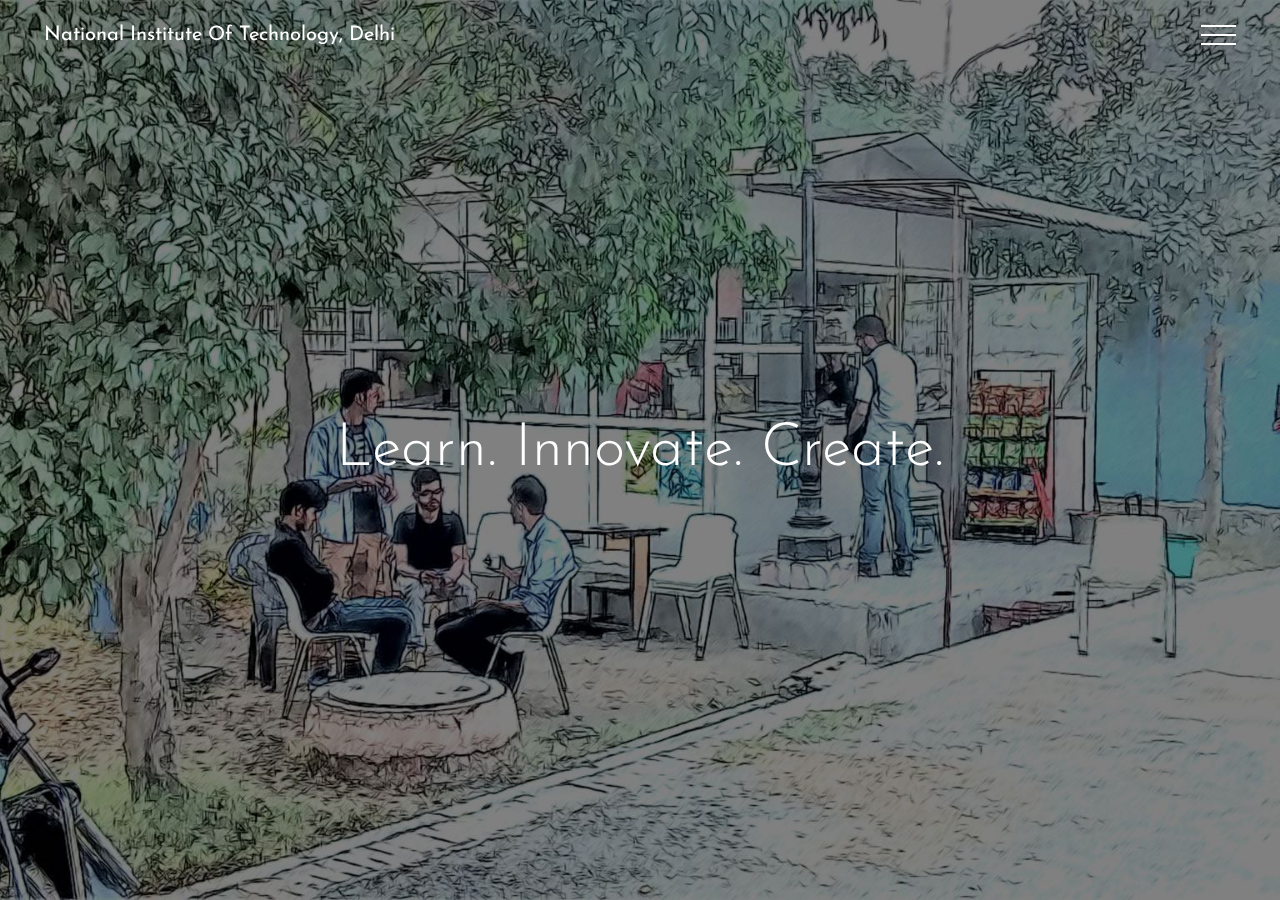
<file: index.html>
<!DOCTYPE html>

<html lang="en">
    <head>
        <meta charset="utf-8">
        <title>National Institute Of Technology, Delhi</title>
        <meta name="viewport" content="width=device-width, initial-scale=1">
        
        <link rel="stylesheet" href="css/main.css">
        <link href='http://fonts.googleapis.com/css?family=Josefin+Sans:100,300,400' rel='stylesheet' type='text/css'>
        <link rel="stylesheet" href="css/animate.css">
        
        <script src="js/jquery-1.11.1.min.js"></script>
    </head>
    
    <body>
        <!--Primary Header-->
        
        <header class="primary-header clearfix">
            <div class="container">
                <div class="logo">
                    <a href="index.html">National Institute Of Technology, Delhi</a>
                </div>
                
                <div class="menu-icon">
                    <div></div>
                    <div></div>
                </div>
            </div>
        </header>
        
        <!--Primary Navigation-->
        
        <nav class="primary-nav">
            <img class="cross-icon" src="images/ui/crossicon.png">
            <ul>
                <li><a href="index.html">Home</a></li>
                <li><a href="about.html">About</a></li>
                <li><a href="administration.html">Administration</a></li>
            </ul>
        </nav>
        
        <!--Home Page Banner-->
        
        <section class="banner row">
                <h1 class="wow fadeIn"> Learn. Innovate. Create.</h1>
        </section>
        
        <script src="js/main.js"></script>
        
        <!--Wow.js-->
        <script src="js/wow.min.js"></script>
        <script>
            new WOW().init();
        </script>
    </body>
</html>
</file>
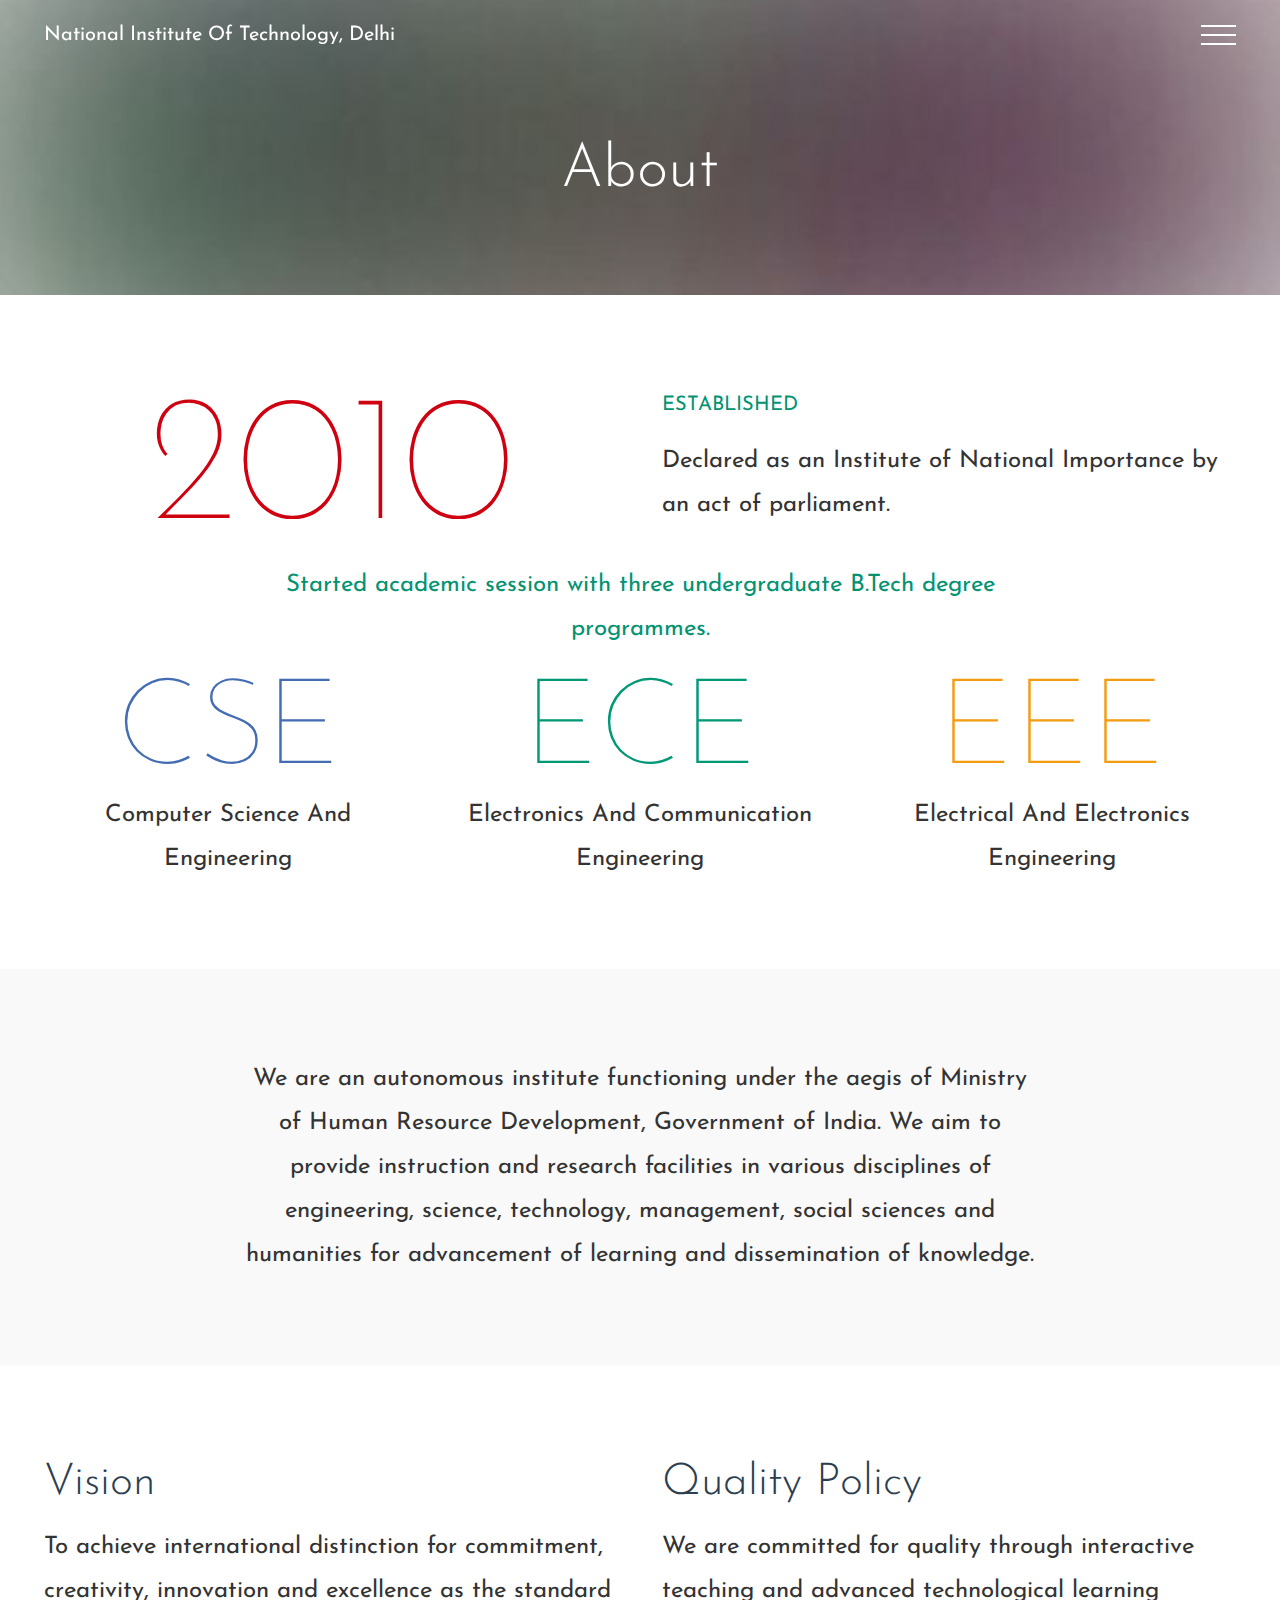
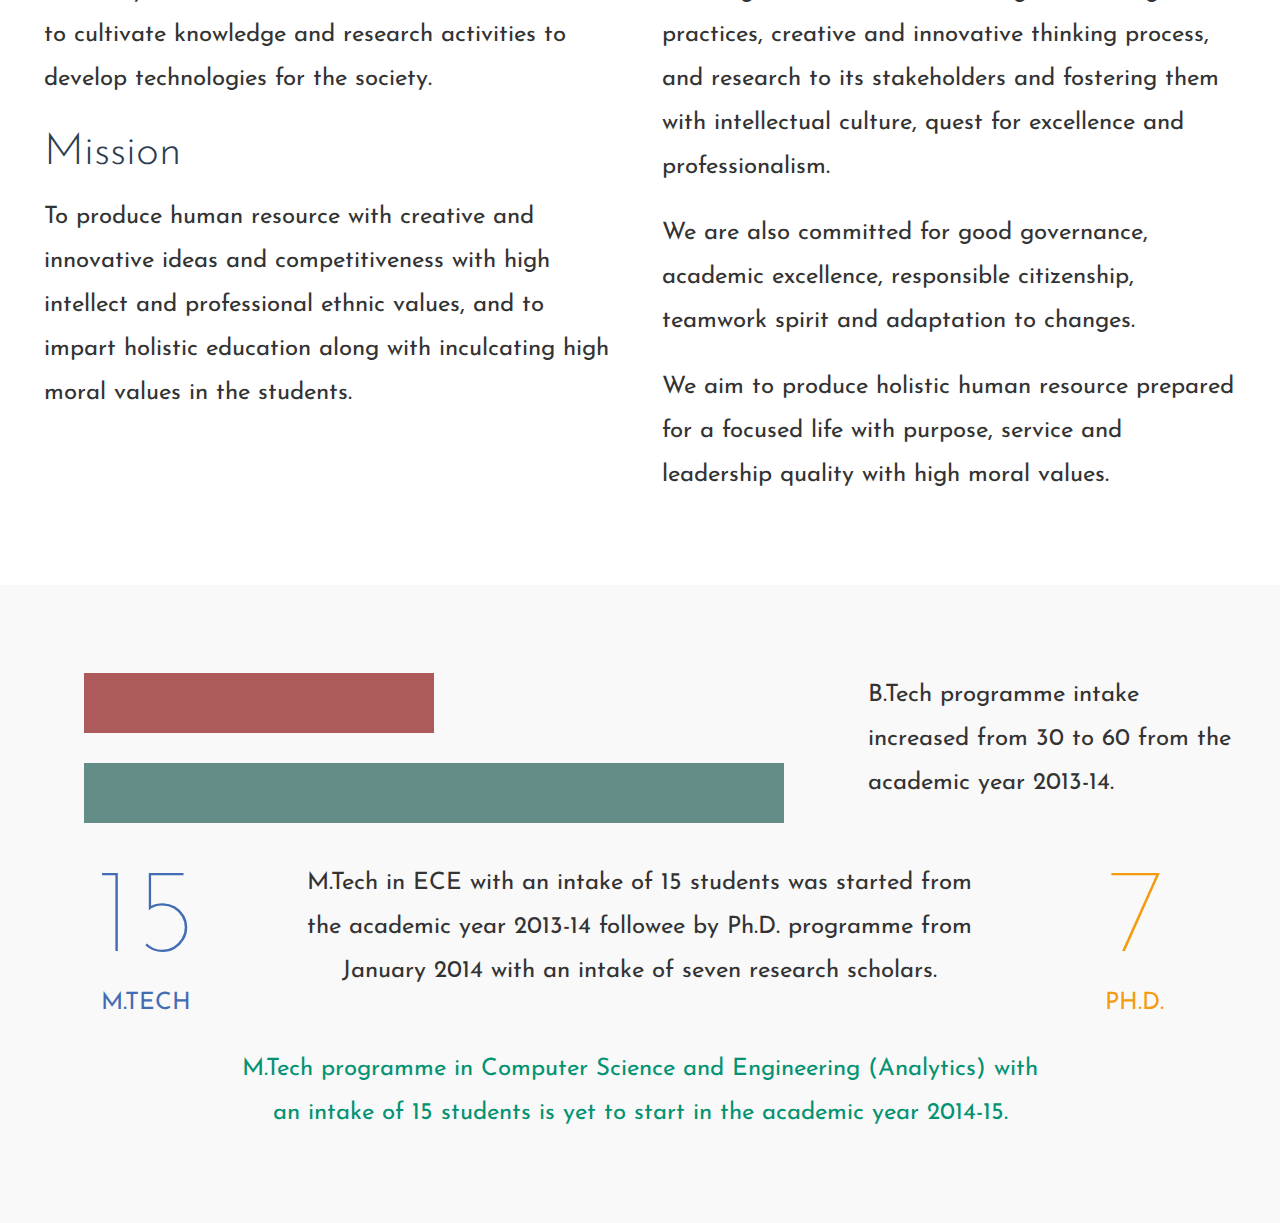
<file: about.html>
<!DOCTYPE html>

<html lang="en">
    <head>
        <meta charset="utf-8">
        <title>About :: NITD</title>
        <meta name="viewport" content="width=device-width, initial-scale=1">
        
        <link rel="stylesheet" href="css/main.css">
        <link href='http://fonts.googleapis.com/css?family=Josefin+Sans:100,300,400' rel='stylesheet' type='text/css'>
        <link rel="stylesheet" href="css/animate.css">
        
        <script src="js/jquery-1.11.1.min.js"></script>
    </head>
    
    <body>
        <!--Primary Header-->
        
        <header class="primary-header clearfix">
            <div class="container">
                <div class="logo">
                    <a href="index.html">National Institute Of Technology, Delhi</a>
                </div>
                
                <div class="menu-icon">
                    <div></div>
                    <div></div>
                </div>
            </div>
        </header>
        
        <!--Primary Navigation-->
        
        <nav class="primary-nav">
            <img class="cross-icon" src="images/ui/crossicon.png">
            <ul>
                <li><a href="index.html">Home</a></li>
                <li><a href="about.html">About</a></li>
                <li><a href="administration.html">Administration</a></li>
            </ul>
        </nav>
        
        <!--About Banner-->
        
        <section class="row-banner">
            <div class="container">
                <h1>About</h1>
            </div>
        </section>
        
        <!--Established-->
        
        <section class="row">
            <div class="grid">
                <section class="col-1-2">
                    <div class="catch color-one">2010</div>
                </section><!--
                --><section class="col-1-2">
                    <h4>Established</h4>
                <p>
                    Declared as an Institute of National Importance by an act of parliament.
                </p>
                </section>
            </div>
            <div class="container h-center space">
                <p class="color-alt">Started academic session with three undergraduate B.Tech degree programmes.</p>
            </div>
            <div class="grid h-center">
                <section class="col-1-3">
                    <div class="catch-small color-two">CSE</div>
                    <p>Computer Science And Engineering</p>
                </section><!--
                --><section class="col-1-3">
                    <div class="catch-small color-three">ECE</div>
                    <p>Electronics And Communication Engineering</p>
                </section><!--
                --><section class="col-1-3">
                    <div class="catch-small color-four">EEE</div>
                    <p>Electrical And Electronics Engineering</p>
                </section>
            </div>
        </section>
        
        <!--Autonomous Institute-->
        
        <section class="row-alt">
            <div class="container h-center">
                <p>
                    We are an autonomous institute functioning under the aegis of Ministry of Human Resource
                    Development, Government of India. We aim to provide instruction and research facilities
                    in various disciplines of engineering, science, technology, management, social sciences
                    and humanities for advancement of learning and dissemination of knowledge.
                </p>
            </div>
        </section>
        
        <!--Vision And Mission-->
        
        <section class="row">
            <div class="grid">
                <section class="col-1-2">
                    <h2>Vision</h2>
                    <p class="space">
                        To achieve international distinction for commitment, creativity, innovation and excellence
                        as the standard to cultivate knowledge and research activities to develop technologies for
                        the society.
                    </p>
                    <h2>Mission</h2>
                    <p>
                        To produce human resource with creative and innovative ideas and competitiveness with high
                        intellect and professional ethnic values, and to impart holistic education along with
                        inculcating high moral values in the students.
                    </p>
                </section><!--
                --><section class="col-1-2">
                    <h2>Quality Policy</h2>
                    <p class="space">
                        We are committed for quality through interactive teaching and advanced technological
                        learning practices, creative and innovative thinking process, and research to its
                        stakeholders and fostering them with intellectual culture, quest for excellence and
                        professionalism.
                    </p>
                    <p class="space">
                        We are also committed for good governance, academic excellence, responsible citizenship,
                        teamwork spirit and adaptation to changes.
                    </p>
                    <p>
                        We aim to produce holistic human resource prepared for a focused life with
                        purpose, service and leadership quality with high moral values.
                    </p>
                </section>
            </div>
        </section>
        
        <!--New Programmes And Intake-->
        
        <section class="row-alt">
            <div class="grid space">
                <section class="col-2-3 h-center space">
                    <img class="intake-stat" src="images/about/intake-stat.png">
                </section><!--
                --><section class="col-1-3">
                    <p>
                        B.Tech programme intake increased from 30 to 60 from the academic year 2013-14.
                    </p>
                </section><!--
                
                --><section class="col-1-5 h-center color-two">
                    <div class="catch-small">15</div>
                    <div>M.TECH</div>
                </section><!--
                --><section class="col-3-5 h-center">
                    <p>
                        M.Tech in ECE with an intake of 15 students was started from the academic year
                        2013-14 followee by Ph.D. programme from January 2014 with an intake of seven
                        research scholars.
                    </p>
                </section><!--
                --><section class="col-1-5 h-center color-four">
                    <div class="catch-small">7</div>
                    <div>PH.D.</div>
                </section>
            </div>
            
            <div class="container h-center">
                <p class="color-alt">
                    M.Tech programme in Computer Science and Engineering (Analytics) with an intake of
                    15 students is yet to start in the academic year 2014-15.
                </p>
            </div>
        </section>
        
        <script src="js/main.js"></script>
        
        <!--Wow.js-->
        <script src="js/wow.min.js"></script>
        <script>
            new WOW().init();
        </script>
    </body>
</html>
</file>
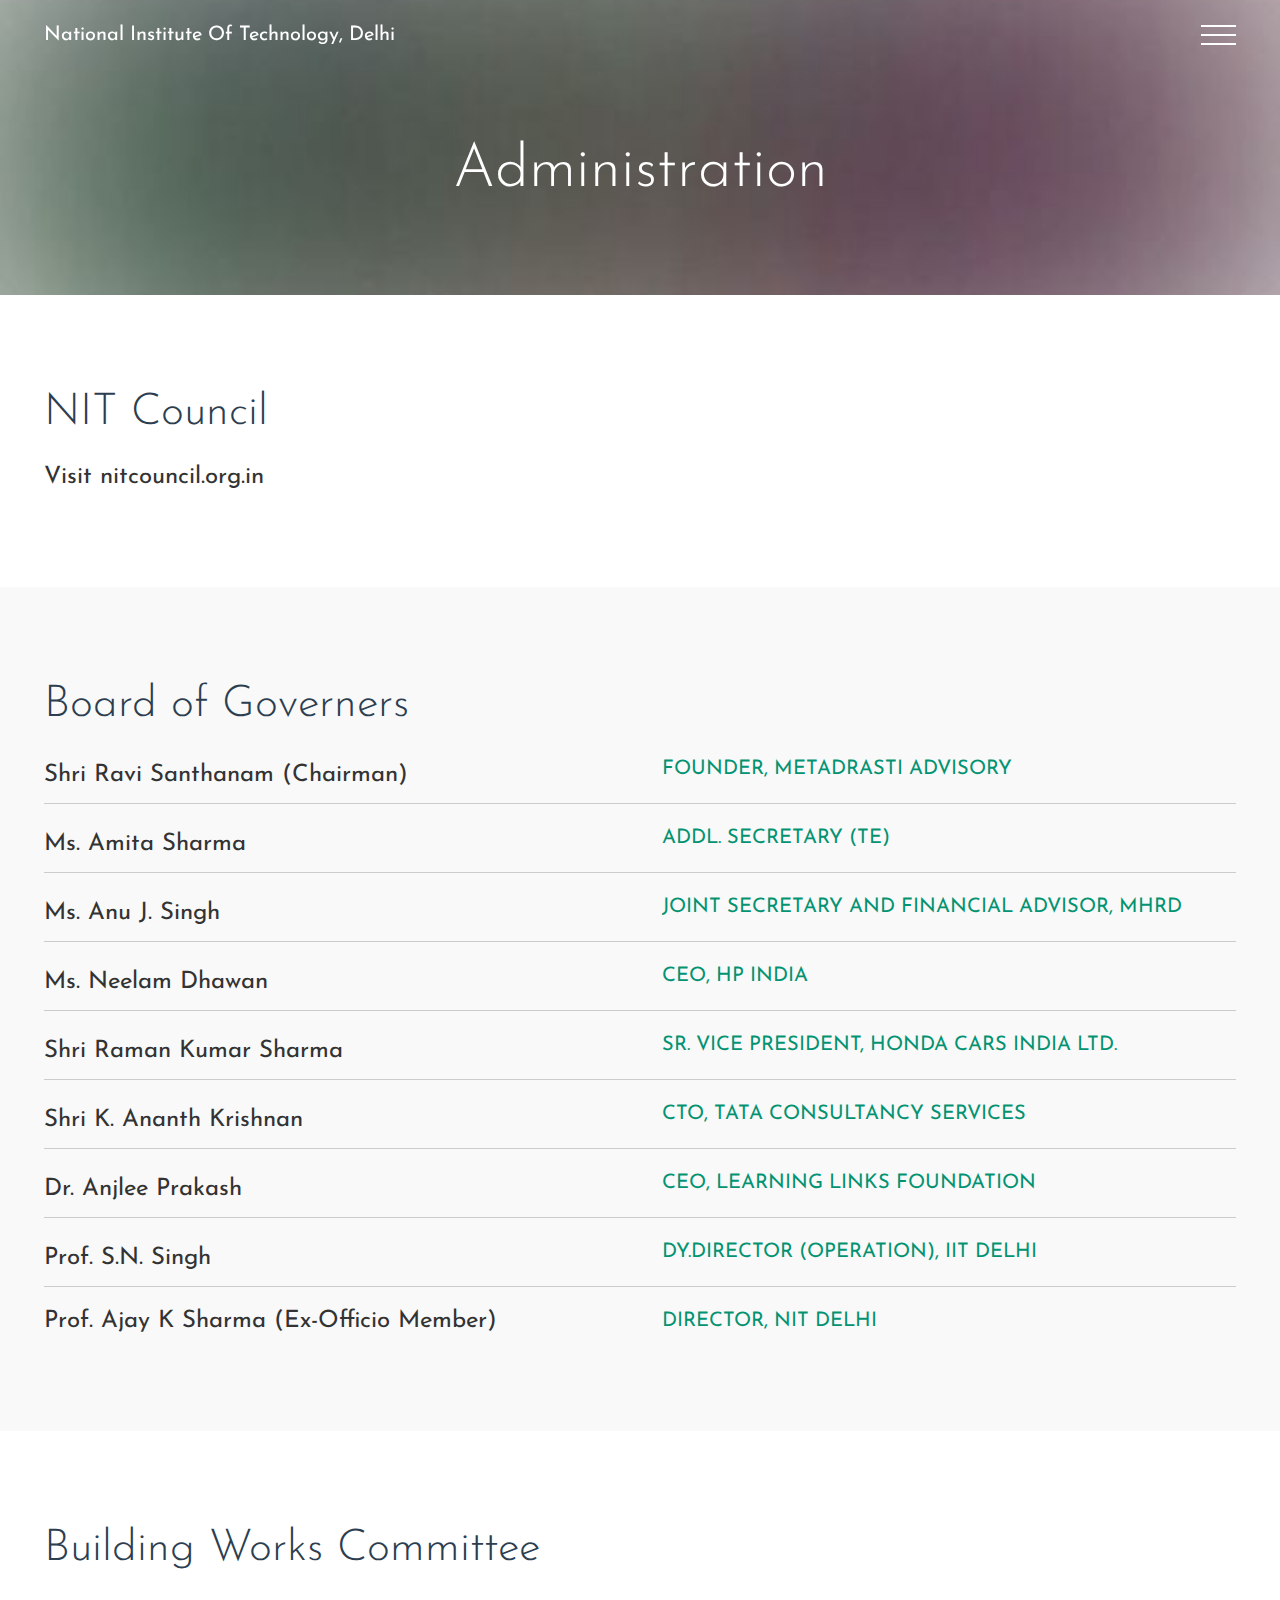
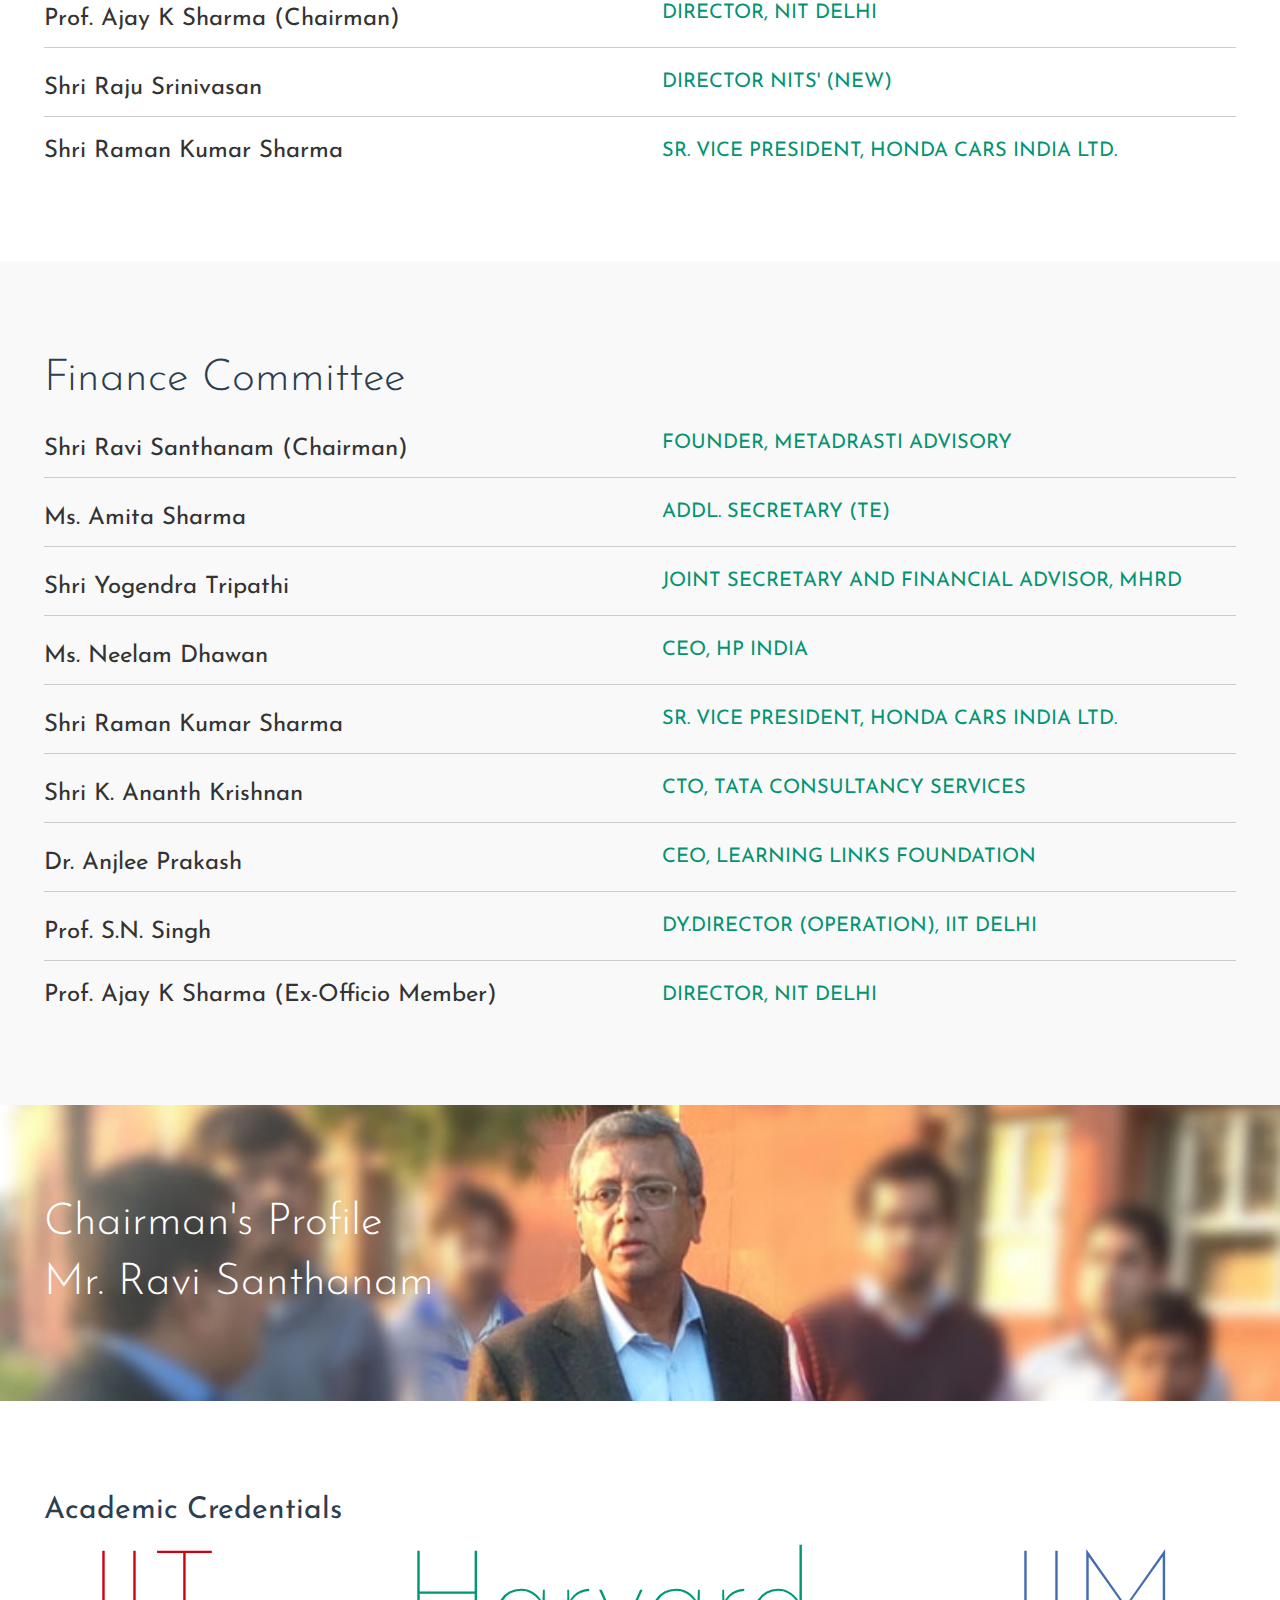
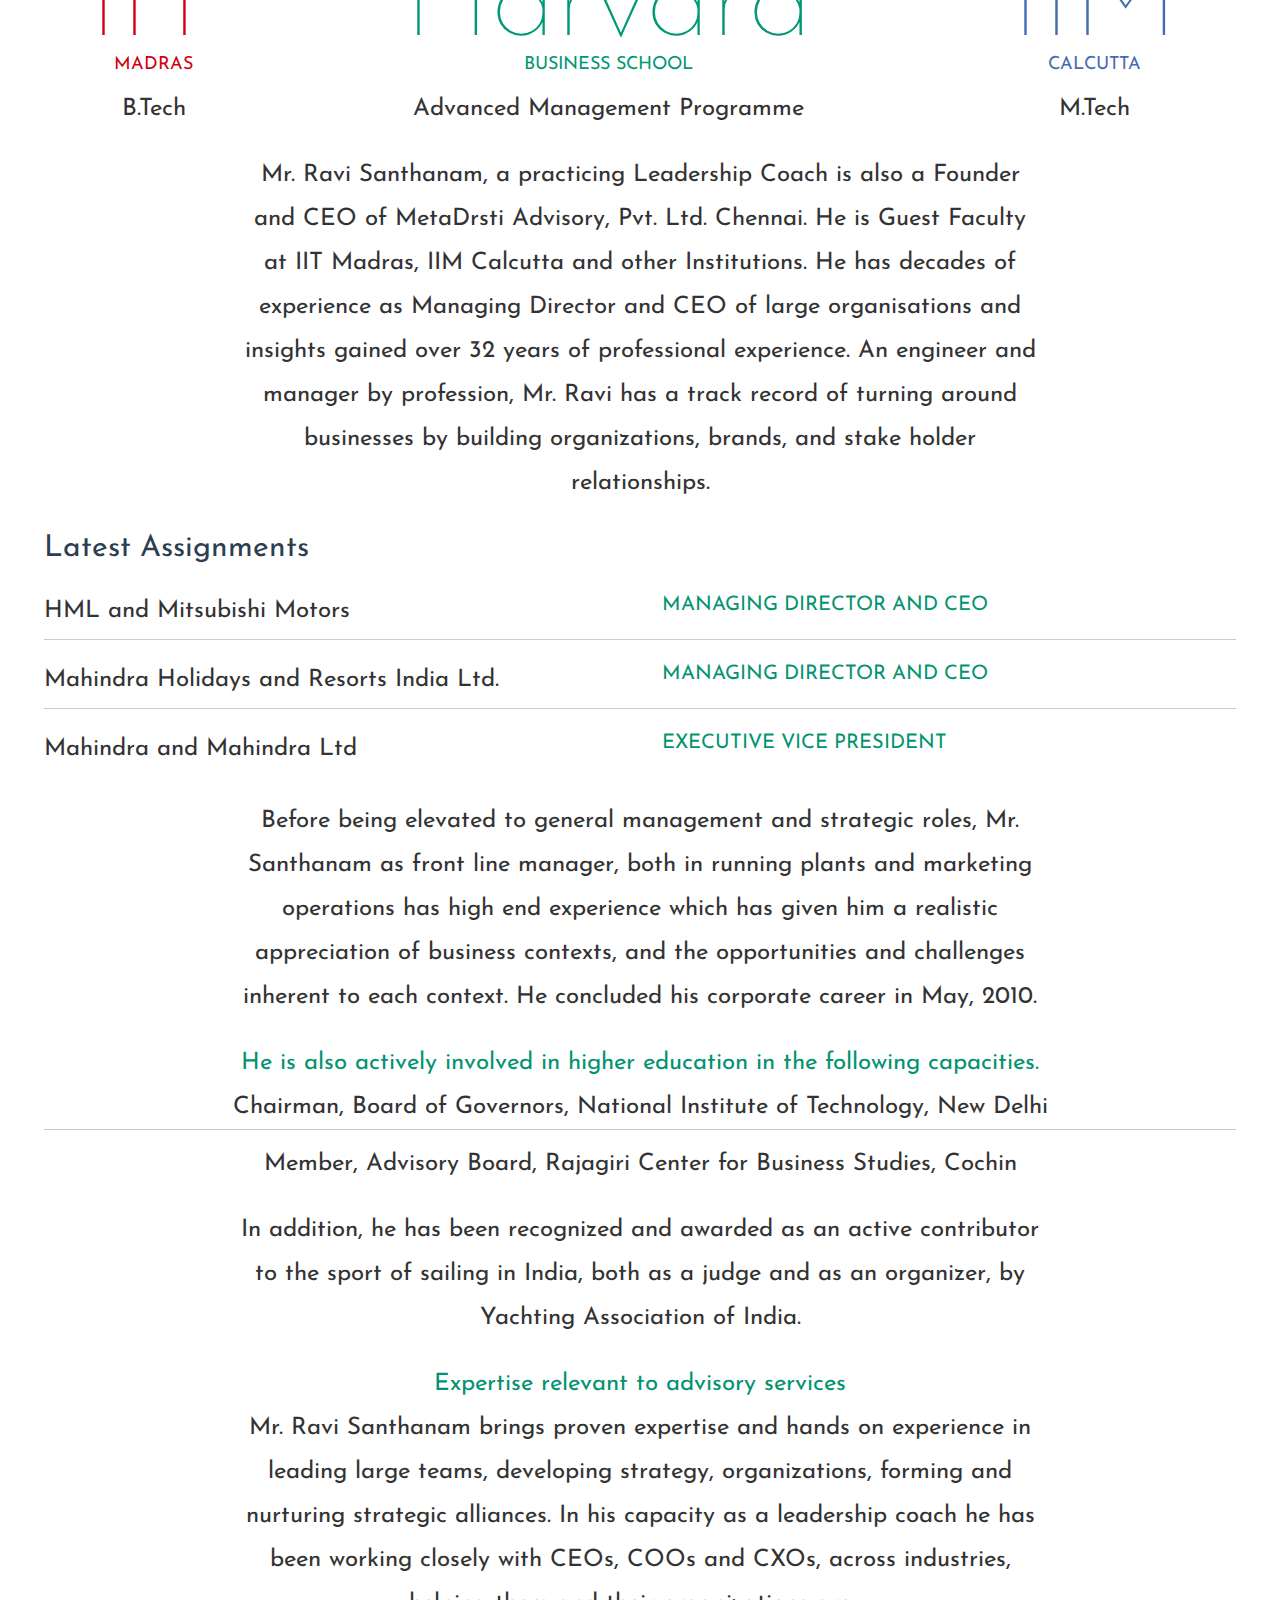
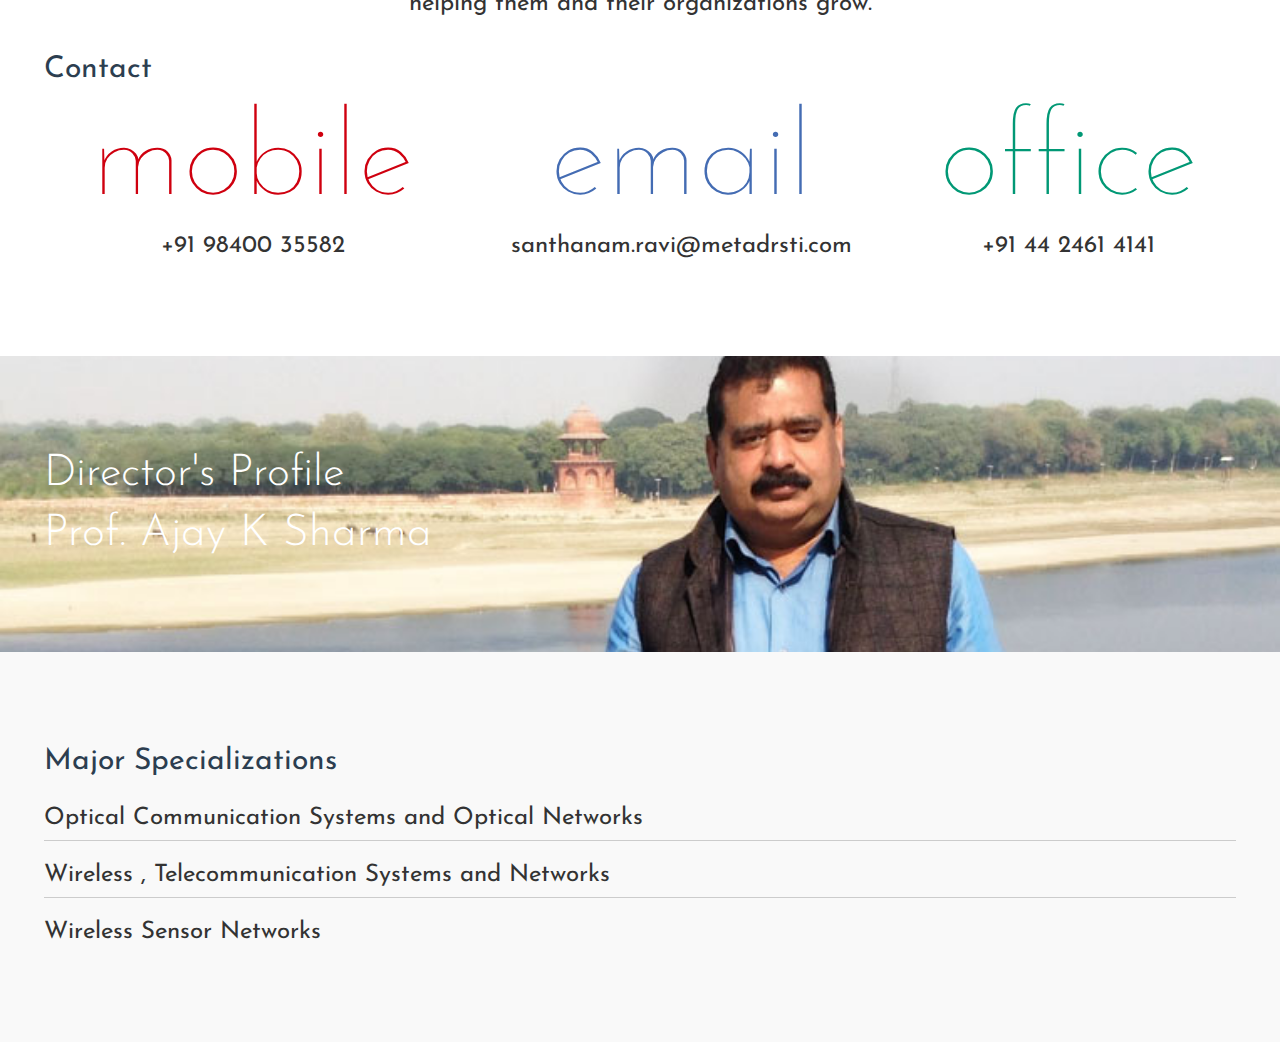
<file: administration.html>
<!DOCTYPE html>

<html lang="en">
    <head>
        <meta charset="utf-8">
        <title>National Institute Of Technology, Delhi</title>
        <meta name="viewport" content="width=device-width, initial-scale=1">
        
        <link rel="stylesheet" href="css/main.css">
        <link href='http://fonts.googleapis.com/css?family=Josefin+Sans:100,300,400' rel='stylesheet' type='text/css'>
        <link rel="stylesheet" href="css/animate.css">
        
        <script src="js/jquery-1.11.1.min.js"></script>
    </head>
    
    <body>
        <!--Primary Header-->
        
        <header class="primary-header clearfix">
            <div class="container">
                <div class="logo">
                    <a href="index.html">National Institute Of Technology, Delhi</a>
                </div>
                
                <div class="menu-icon">
                    <div></div>
                    <div></div>
                </div>
            </div>
        </header>
        
        <!--Primary Navigation-->
        
        <nav class="primary-nav">
            <img class="cross-icon" src="images/ui/crossicon.png">
            <ul>
                <li><a href="index.html">Home</a></li>
                <li><a href="about.html">About</a></li>
                <li><a href="administration.html">Administration</a></li>
            </ul>
        </nav>
        
        <!--Administration Banner-->
        
        <section class="row-banner">
            <div class="container">
                <h1>Administration</h1>
            </div>
        </section>
        
        <!--NIT Council-->
        
        <section class="row">
            <div class="container">
                <h2>NIT Council</h2>
                <a href="http://nitcouncil.org.in" target="_blank">Visit nitcouncil.org.in</a>
            </div>
        </section>
        
        <!--Board Of Governers-->
        
        <section class="row-alt">
            <div class="container">
                <h2>Board of Governers</h2>
                
                <table class="list">
                    <tr>
                        <td>Shri Ravi Santhanam (Chairman)</td>
                        <td><h4>Founder, MetaDrasti Advisory</h4></td>
                    </tr>
                    <tr>
                        <td>Ms. Amita Sharma</td>
                        <td><h4>Addl. Secretary (TE)</h4></td>
                    </tr>
                    <tr>
                        <td>Ms. Anu J. Singh</td>
                        <td><h4>Joint Secretary and Financial Advisor, MHRD</h4></td>
                    </tr>
                    <tr>
                        <td>Ms. Neelam Dhawan</td>
                        <td><h4>CEO, HP India</h4></td>
                    </tr>
                    <tr>
                        <td>Shri Raman Kumar Sharma</td>
                        <td><h4>Sr. Vice President, Honda Cars India Ltd.</h4></td>
                    </tr>
                    <tr>
                        <td>Shri K. Ananth Krishnan</td>
                        <td><h4>CTO, Tata Consultancy Services</h4></td>
                    </tr>
                    <tr>
                        <td>Dr. Anjlee Prakash</td>
                        <td><h4>CEO, Learning Links Foundation</h4></td>
                    </tr>
                    <tr>
                        <td>Prof. S.N. Singh</td>
                        <td><h4>Dy.Director (Operation), IIT Delhi</h4></td>
                    </tr>
                    <tr>
                        <td>Prof. Ajay K Sharma (Ex-Officio Member)</td>
                        <td><h4 class="no-space">Director, NIT Delhi</h4></td>
                    </tr>
                </table>
            </div>
        </section>
        
        <!--Building Works Committee-->
        
        <section class="row">
            <div class="container">
                <h2>Building Works Committee</h2>
                
                <table class="list">
                    <tr>
                        <td>Prof. Ajay K Sharma (Chairman)</td>
                        <td><h4>Director, NIT Delhi</h4></td>
                    </tr>
                    <tr>
                        <td>Shri Raju Srinivasan</td>
                        <td><h4>Director NITs' (New)</h4></td>
                    </tr>
                    <tr>
                        <td>Shri Raman Kumar Sharma</td>
                        <td><h4 class="no-space">Sr. Vice President, Honda Cars India Ltd.</h4></td>
                    </tr>
                </table>
            </div>
        </section>
        
        <!--Finance Committee-->
        
        <section class="row-alt">
            <div class="container">
                <h2>Finance Committee</h2>
                
                <table class="list">
                    <tr>
                        <td>Shri Ravi Santhanam (Chairman)</td>
                        <td><h4>Founder, MetaDrasti Advisory</h4></td>
                    </tr>
                    <tr>
                        <td>Ms. Amita Sharma</td>
                        <td><h4>Addl. Secretary (TE)</h4></td>
                    </tr>
                    <tr>
                        <td>Shri Yogendra Tripathi</td>
                        <td><h4>Joint Secretary and Financial Advisor, MHRD</h4></td>
                    </tr>
                    <tr>
                        <td>Ms. Neelam Dhawan</td>
                        <td><h4>CEO, HP India</h4></td>
                    </tr>
                    <tr>
                        <td>Shri Raman Kumar Sharma</td>
                        <td><h4>Sr. Vice President, Honda Cars India Ltd.</h4></td>
                    </tr>
                    <tr>
                        <td>Shri K. Ananth Krishnan</td>
                        <td><h4>CTO, Tata Consultancy Services</h4></td>
                    </tr>
                    <tr>
                        <td>Dr. Anjlee Prakash </td>
                        <td><h4>CEO, Learning Links Foundation</h4></td>
                    </tr>
                    <tr>
                        <td>Prof. S.N. Singh</td>
                        <td><h4>Dy.Director (Operation), IIT Delhi</h4></td>
                    </tr>
                    <tr>
                        <td>Prof. Ajay K Sharma (Ex-Officio Member)</td>
                        <td><h4 class="no-space">Director, NIT Delhi</h4></td>
                    </tr>
                </table>
            </div>
        </section>
        
        <!--Chairman's Profile-->
        
        <section>
            <div class="row chairman">
                <div class="container">
                    <h2 class="no-space color-white">Chairman's Profile <br> Mr. Ravi Santhanam</h2>
                </div>
            </div>
            
            <div class="row">
                
                <!--Academic Credentials-->
                
                <div class="container space">
                    <h3>Academic Credentials</h3>
                    <table class="h-center">
                        <tr>
                            <td>
                                <div class="color-one">
                                    <div class="catch-small">IIT</div>
                                    <div class="catch-caption">Madras</div>
                                </div>
                                B.Tech
                            </td>
                            <td>
                                <div class="color-three">
                                    <div class="catch-small">Harvard</div>
                                    <div class="catch-caption">Business School</div>
                                </div>
                                Advanced Management Programme
                            </td>
                            <td>
                                <div class="color-two">
                                    <div class="catch-small">IIM</div>
                                    <div class="catch-caption">Calcutta</div>
                                </div>
                                M.Tech
                            </td>
                        </tr>
                    </table>
                </div>
                
                <!--About One-->
                
                <div class="container h-center space">
                    <p>
                        Mr. Ravi Santhanam, a practicing Leadership Coach is also a Founder and CEO of MetaDrsti
                        Advisory, Pvt. Ltd. Chennai. He is Guest Faculty at IIT Madras, IIM Calcutta and other
                        Institutions. He has decades of experience as Managing Director and CEO of large
                        organisations and insights gained over 32 years of professional experience. An engineer
                        and manager by profession, Mr. Ravi has a track record of turning around businesses by
                        building organizations, brands, and stake holder relationships.
                    </p>
                </div>
                
                <!--Latest Assignments-->
                
                <div class="container space">
                    <h3>Latest Assignments</h3>
                    <table class="list">
                        <tr>
                            <td>HML and Mitsubishi Motors</td>
                            <td><h4>Managing Director and CEO </h4></td>
                        </tr>
                        <tr>
                            <td>Mahindra Holidays and Resorts India Ltd.</td>
                            <td><h4>Managing Director and CEO</h4></td>
                        </tr>
                        <tr>
                            <td>Mahindra and Mahindra Ltd</td>
                            <td><h4>Executive Vice President</h4></td>
                        </tr>
                    </table>
                </div>
                
                <!--About Two-->
                
                <div class="container h-center space">
                    <p>
                        Before being elevated to general management and strategic roles, Mr. Santhanam as
                        front line manager, both in running plants and marketing operations has high end
                        experience which has given him a realistic appreciation of business contexts, and the
                        opportunities and challenges inherent to each context. He concluded his corporate
                        career in May, 2010. 
                    </p>
                </div>
                
                <!--Involved in higher education-->
                
                <div class="container h-center">
                    <p class="color-alt">
                        He is also actively involved in higher education in the following capacities.
                    </p>
                </div>
                <div class="container h-center space">
                    <table class="list">
                        <tr>
                            <td class="space-small">Chairman, Board of Governors, National Institute of Technology, New Delhi</td>
                        </tr>
                        <tr>
                            <td>Member, Advisory Board, Rajagiri Center for Business Studies, Cochin</td>
                        </tr>
                    </table>
                </div>
                
                <!--Sailing-->
                
                <div class="container h-center space">
                    <p>
                        In addition, he has been recognized and awarded as an active contributor to the sport
                        of sailing in India, both as a judge and as an organizer, by Yachting Association of India.
                    </p>
                </div>
                
                <!--Expertise in advisory services-->
                
                <div class="container h-center space">
                    <p class="color-alt">Expertise relevant to advisory services</p>
                    <p>
                        Mr. Ravi Santhanam brings proven expertise and hands on experience in leading large teams,
                        developing strategy, organizations, forming and nurturing strategic alliances. In his
                        capacity as a leadership coach he has been working closely with CEOs, COOs and CXOs,
                        across industries, helping them and their organizations grow.
                    </p>
                </div>
                
                <!--Contact-->
                
                <div class="container">
                    <h3>Contact</h3>
                    
                    <table class="h-center">
                        <tr>
                            <td>
                                <div class="catch-small color-one">mobile</div>
                                +91 98400 35582
                            </td>
                            <td>
                                <div class="catch-small color-two">email</div>
                                santhanam.ravi@metadrsti.com
                            </td>
                            <td>
                                <div class="catch-small color-three">office</div>
                                +91 44 2461 4141
                            </td>
                        </tr>
                    </table>
                </div>
                
                <!--<div class="container">
                    <h3>Contact</h3>
                    <table>
                        <tr>
                            <td><h4>Mobile</h4></td>
                            <td>+91 98400 35582</td>
                        </tr>
                        <tr>
                            <td><h4>Office</h4></td>
                            <td>+91 44 2461 4141</td>
                        </tr>
                        <tr>
                            <td><h4 class="no-space">Email</h4></td>
                            <td>santhanam.ravi@metadrsti.com</td>
                        </tr>
                    </table>
                </div>-->
            </div>
        </section>
        
        <!--Director's Profile-->
        
        <section>
            <div class="row director">
                    <div class="container">
                        <h2 class="no-space color-white">Director's Profile <br> Prof. Ajay K Sharma</h2>
                    </div>
            </div>
            
            <div class="row-alt">
                
                <!--Major Specializations-->
                
                <div class="container">
                    <h3>Major Specializations</h3>
                    <table class="list">
                        <tr><td>Optical Communication Systems and Optical Networks</td></tr>
                        <tr><td>Wireless , Telecommunication Systems and Networks</td></tr>
                        <tr><td>Wireless Sensor Networks </td></tr>
                    </table>
                </div>
            </div>
        </section>
        
        <script src="js/main.js"></script>
        
        <!--Wow.js-->
        <script src="js/wow.min.js"></script>
        <script>
            new WOW().init();
        </script>
    </body>
</html>
</file>
<file: css/main.css>
/* http://meyerweb.com/eric/tools/css/reset/ 
   v2.0 | 20110126
   License: none (public domain)
*/

html, body, div, span, applet, object, iframe,
h1, h2, h3, h4, h5, h6, p, blockquote, pre,
a, abbr, acronym, address, big, cite, code,
del, dfn, em, img, ins, kbd, q, s, samp,
small, strike, strong, sub, sup, tt, var,
b, u, i, center,
dl, dt, dd, ol, ul, li,
fieldset, form, label, legend,
table, caption, tbody, tfoot, thead, tr, th, td,
article, aside, canvas, details, embed, 
figure, figcaption, footer, header, hgroup, 
menu, nav, output, ruby, section, summary,
time, mark, audio, video {
	margin: 0;
	padding: 0;
	border: 0;
	font-size: 100%;
	font: inherit;
	vertical-align: baseline;
}
/* HTML5 display-role reset for older browsers */
article, aside, details, figcaption, figure, 
footer, header, hgroup, menu, nav, section {
	display: block;
}
body {
	line-height: 1;
}
ol, ul {
	list-style: none;
}
blockquote, q {
	quotes: none;
}
blockquote:before, blockquote:after,
q:before, q:after {
	content: '';
	content: none;
}
table {
	border-collapse: collapse;
	border-spacing: 0;
}

/**
 *__________________________________________________________________________
 * Custom
 *__________________________________________________________________________
 */

html, body {
    width: 100%;
    height: 100%;
    min-height: 100%;
    font: 400 24px/44px 'Josefin Sans', 'Myriad Pro', 'Century Gothic', Helvetica, Verdana, Arial, sans-serif;
    color: #333;
}

.h-center {
    text-align: center;
}

.space {
    margin-bottom: 22px;
}

.space-small {
    margin-bottom: 12px;
}

.no-space {
    margin-bottom: 0;
}

/**
 *__________________________________________________________________________
 * Grid
 *__________________________________________________________________________
 */

*,
*:before,
*:after {
    -webkit-box-sizing: border-box;
       -moz-box-sizing: border-box;
            box-sizing: border-box;
}

.container, .grid {
    margin-left: auto;
    margin-right: auto;
}

.container {
    padding: 0 44px;
}

.grid {
    padding: 0 22px;
}

.col-1-2,
.col-1-3,
.col-2-3,
.col-1-5,
.col-3-5 {
    display: inline-block;
    vertical-align: top;
    padding: 0 22px;
}

.col-1-2 {
    width: 50%;
}

.col-1-3 {
    width: 33.333333%;
}

.col-2-3 {
    width: 66.666666%;
}

.col-1-5 {
    width: 20%;
}

.col-3-5 {
    width: 60%;
}

.row, .row-alt {
    padding-top: 88px;
    padding-bottom: 88px;
}

.row-alt {
    background-color: #f9f9f9;
}

.row-banner {
    padding-top: 135px;
    padding-bottom: 88px;
    background: #333;
    background: url('../images/ui/banner-bg.jpg') no-repeat;
    background-size: cover;
    background-position: center center;
}

/**
 *__________________________________________________________________________
 * Tables
 *__________________________________________________________________________
 */

table {
    width: 100%;
}

.list tr {
    border-bottom: 1px solid #ccc;
}

.list tr:last-child {
    border-bottom: 0;
}

.list td {
    vertical-align: middle;
    width: 50%;
    padding-top: 12px;
}

.list tr:first-child td {
    padding-top: 0;
}

.list td:first-child {
    padding-right: 22px;
}

.list td:last-child {
    padding-left: 22px;
}

.list td:only-of-type {
    padding-left: 0;
    padding-right: 0;
}

/**
 *__________________________________________________________________________
 * Clearfix
 *__________________________________________________________________________
 */

.clearfix:before,
.clearfix: after {
    content: "";
    display: table;
}

.clearfix: after {
    clear: both;
}

.clearfix {
    clear: both;
    *zoom: 1;
}

/**
 *__________________________________________________________________________
 * Typography
 *__________________________________________________________________________
 */

h1, h2 {
    font-weight: 300;
}

h1 {
    font-size: 60px;
    line-height: 72px;
    color: #fff;
    text-align: center;
}

h2 {
    font-size: 44px;
    line-height: 60px;
}

h3 {
    font-size: 30px;
}

h4 {
    font-size: 20px;
    text-transform: uppercase;
}

h2, h4, h3 {
    margin-bottom: 12px;
}

h2, h3 {
    color: #2c3e50;
}

h4 {
    color: #049372;
}

p {
    display: inline-block;
    vertical-align: top;
    max-width: 800px;
}

.catch, .catch-small {
    font-weight: 100;
    text-align: center;
}

.catch {
    font-size: 180px;
    line-height: 180px;
}

.catch-small {
    font-size: 120px;
    line-height: 120px;
}

.catch-caption {
    margin-top: -22px;
    font-size: 18px;
    text-align: center;
    text-transform: uppercase;
}

/**
 *__________________________________________________________________________
 * Images
 *__________________________________________________________________________
 */

img {
    max-width: 100%;
}

/**
 *__________________________________________________________________________
 * Colors
 *__________________________________________________________________________
 */

.color-one {
    color: #cf000f;
}

.color-two {
    color: #446cb3;
}

.color-three {
    color: #019875;
}

.color-four {
    color: #f39c12;
}

.color-alt {
    color: #049372;
}

.color-white {
    color: #fff;
}

/**
 *__________________________________________________________________________
 * Links
 *__________________________________________________________________________
 */

a {
    color: inherit;
    text-decoration: none;
    -webkit-transition: color 0.4s linear;
       -moz-transition: color 0.4s linear;
        -ms-transition: color 0.4s linear;
            transition: color 0.4s linear;
}

a:hover {
    color: #faa;
}

.primary-header a:hover {
    color: #aaa;
}

/**
 *__________________________________________________________________________
 * Navigation
 *__________________________________________________________________________
 */

.primary-nav {
    display: none;
    position: fixed;
    z-index: 1000;
    min-width: 260px;
    min-height: 100%;
    padding: 44px 44px 88px 44px;
    font-size: 16px;
    color: #fff;
    text-transform: uppercase;
    background: url('../images/ui/nav-bg.png') no-repeat;
    background-size: cover;
    background-position: center center;
}

.primary-nav ul li {
    width: 100%;
    margin-bottom: 18px;
}

.primary-nav ul li:last-child {
    margin-bottom: 0;
}

.cross-icon {
    display: block;
    width: 20px;
    margin-left: auto;
    margin-bottom: 88px;
    cursor: pointer;
}

/**
 *__________________________________________________________________________
 * Primary Header
 *__________________________________________________________________________
 */

.primary-header {
    position: fixed;
    z-index: 1000;
    width: 100%;
    height: 70px;
    font-size: 20px;
    color: #fff;
    -webkit-transition: background-color 0.4s linear;
       -moz-transition: background-color 0.4s linear;
        -ms-transition: background-color 0.4s linear;
            transition: background-color 0.4s linear;
}

.logo {
    float: left;
    line-height: 70px;
}

.menu-icon {
    float: right;
    height: 70px;
    width: 35px;
    padding: 10px 0;    
    cursor: pointer;
    -webkit-transition: opacity 0.2s linear;
       -moz-transition: opacity 0.2s linear;
        -ms-transition: opacity 0.2s linear;
            transition: opacity 0.2s linear;
}

.menu-icon div:first-child {
    margin-top: 15px;
    height: 11px;
    border-top: 2px solid #fff;
    border-bottom: 2px solid #fff;
}

.menu-icon div:last-child {
    height: 9px;
    border-bottom: 2px solid #fff;
}

/**
 *__________________________________________________________________________
 * Home
 *__________________________________________________________________________
 */

.banner {
    display: table;
    height: 100%;
    height: 100vh;
    width: 100%;
    background: url('../images/sketches/canteen_sketch.jpg') no-repeat;
    background-size: cover;
    background-position: center bottom;
}

.banner h1 {
    display: table-cell;
    vertical-align: middle;
    text-align: center;
}

/**
 *__________________________________________________________________________
 * About
 *__________________________________________________________________________
 */

.temp {
    height: 100%;
    background: transparent;
}

/**
 *__________________________________________________________________________
 * Administration
 *__________________________________________________________________________
 */

.chairman,
.director
{
    background-size: cover;
}

.chairman {
    background-image: url('../images/administration/chairman.jpg');
    background-position: left top;
}

.director {
    background-image: url('../images/administration/director.jpg');
    background-position: left center;
}
</file>
